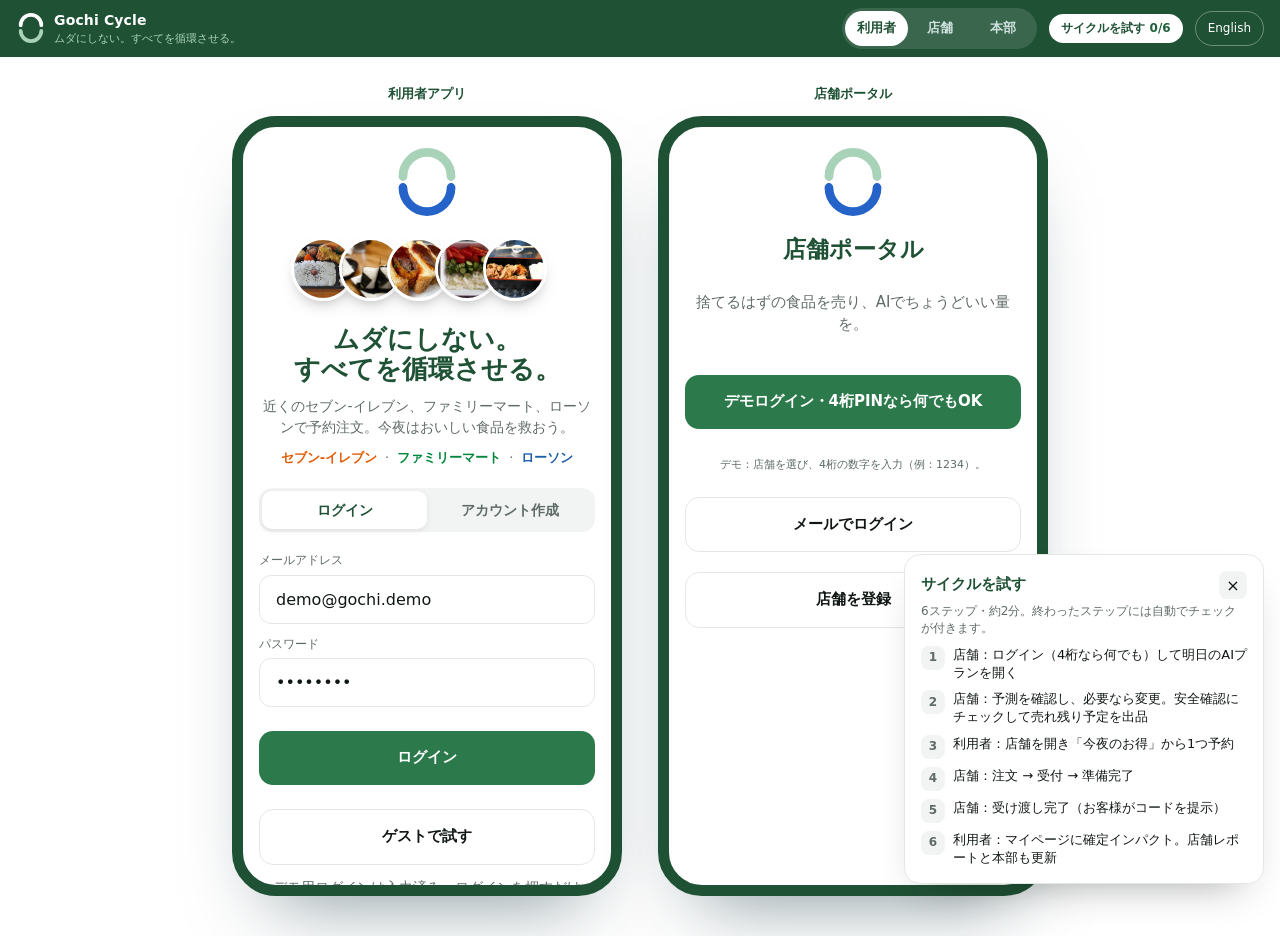
<file: index.html>
<!doctype html>
<html lang="ja">
<head>
  <meta charset="utf-8">
  <meta name="viewport" content="width=device-width, initial-scale=1, viewport-fit=cover">
  <meta name="theme-color" content="#1F5135">
  <meta name="apple-mobile-web-app-capable" content="yes">
  <title>Gochi Cycle · waste nothing, cycle everything</title>
  <meta name="description" content="Gochi Cycle: pre-order and leftover rescue for Seven-Eleven, FamilyMart and Lawson in one app, with AI demand forecasting for stores. HiroshimAI Foodtech Hackathon 2026 demo.">
  <link rel="icon" href="data:image/svg+xml,%3Csvg xmlns='http://www.w3.org/2000/svg' viewBox='0 0 32 32'%3E%3Cpath d='M5 13a11 11 0 0 1 22 0' fill='none' stroke='%231F5135' stroke-width='4' stroke-linecap='round'/%3E%3Cpath d='M27 19a11 11 0 0 1-22 0' fill='none' stroke='%232563C9' stroke-width='4' stroke-linecap='round'/%3E%3C/svg%3E">
  <link rel="stylesheet" href="css/app.css">
</head>
<body>
  <header class="top">
    <a class="brand" href="./" aria-label="Gochi Cycle home">
      <svg class="mark" viewBox="0 0 32 32" aria-hidden="true"><path d="M5 13a11 11 0 0 1 22 0" fill="none" stroke="#FFFFFF" stroke-width="4" stroke-linecap="round"/><path d="M27 19a11 11 0 0 1-22 0" fill="none" stroke="#A9D3B8" stroke-width="4" stroke-linecap="round"/></svg>
      <span><b>Gochi Cycle</b><small data-i18n="tagline"></small></span>
    </a>
    <div class="roles" role="tablist">
      <button data-role="customer" data-i18n="roleCustomer"></button>
      <button data-role="store" data-i18n="roleStore"></button>
      <button data-role="admin" data-i18n="roleAdmin"></button>
      <i></i>
    </div>
    <button id="guideBtn" class="guidebtn"></button>
    <button id="lang" class="lang" aria-label="Switch language">English</button>
  </header>

  <main class="stage">
    <section class="pane" id="paneCustomer">
      <p class="panecap" data-i18n="capCustomer"></p>
      <div class="device"><div id="custApp" class="mount"></div></div>
    </section>
    <section class="pane" id="paneStore">
      <p class="panecap" data-i18n="capStore"></p>
      <div class="device"><div id="storeApp" class="mount"></div></div>
    </section>
    <section class="pane wide" id="paneAdmin">
      <div class="device dash"><div id="adminApp" class="mount"></div></div>
    </section>
    <aside class="story">
      <h1 data-i18n="storyTitle"></h1>
      <ol>
        <li data-i18n="s1"></li><li data-i18n="s2"></li><li data-i18n="s3"></li><li data-i18n="s4"></li>
      </ol>
      <p class="small" data-i18n="disclaimer"></p>
      <p class="small"><a href="credits.html" data-i18n="credits"></a> · <a href="https://github.com/Jobayer2000/gochi-cycle">GitHub</a></p>
    </aside>
  </main>
  <aside id="guide" class="guide" aria-live="polite"></aside>
  <div id="toasts" aria-live="polite"></div>
  <script type="module" src="js/app.js"></script>
</body>
</html>
</file>
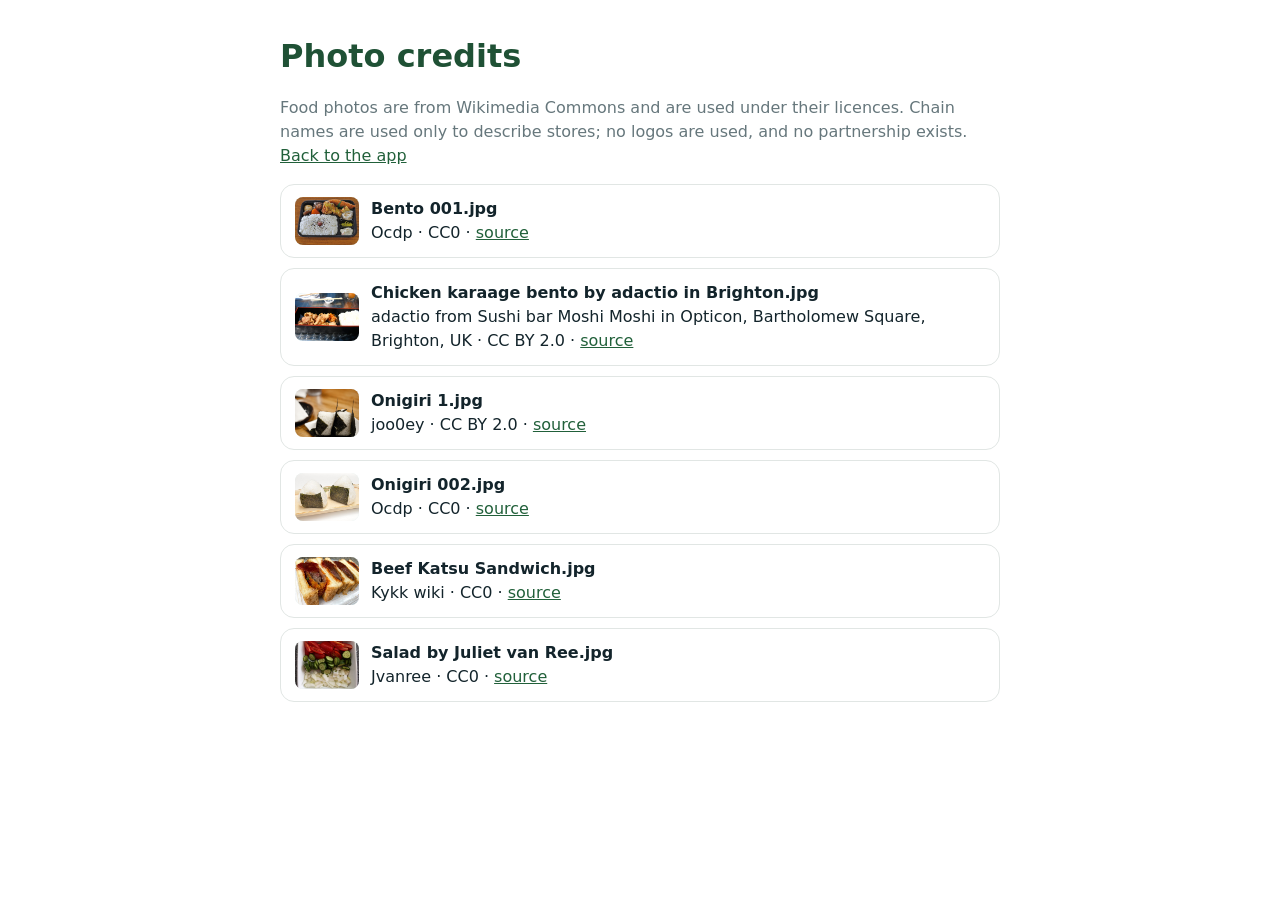
<file: credits.html>
<!doctype html>
<html lang="en">
<head>
  <meta charset="utf-8">
  <meta name="viewport" content="width=device-width, initial-scale=1">
  <title>Gochi Cycle · Photo credits</title>
  <style>
    body{margin:0;background:#FFFFFF;color:#13242B;font-family:"Segoe UI","Hiragino Sans",system-ui,sans-serif;line-height:1.5}
    main{max-width:720px;margin:0 auto;padding:32px 16px}
    h1{color:#1F5135;margin:0 0 6px}
    p{color:#66777C}
    li{background:#fff;border:1px solid #E1E6E4;border-radius:14px;padding:12px 14px;margin-bottom:10px;list-style:none;display:flex;gap:12px;align-items:center}
    img{width:64px;height:48px;object-fit:cover;border-radius:8px;flex:none;background:#E4F0EE}
    ul{padding:0}
    a{color:#21603A}
  </style>
</head>
<body>
  <main>
    <h1>Photo credits</h1>
    <p>Food photos are from Wikimedia Commons and are used under their licences. Chain names are used only to describe stores; no logos are used, and no partnership exists. <a href="./">Back to the app</a></p>
    <ul id="list"></ul>
  </main>
  <script>
    fetch("assets/food/credits.json").then(r => r.json()).then(c => {
      document.getElementById("list").innerHTML = Object.entries(c).map(([k, v]) => {
        const esc = s => String(s).replace(/[&<>"]/g, ch => ({ "&": "&amp;", "<": "&lt;", ">": "&gt;", '"': "&quot;" }[ch]));
        return `<li><img src="assets/food/${k}.jpg" alt=""><div><b>${esc(v.title)}</b><br>${esc(v.author)} · ${esc(v.license)} · <a href="${esc(v.page)}">source</a></div></li>`;
      }).join("");
    }).catch(() => { document.getElementById("list").innerHTML = "<li>Credits could not be loaded.</li>"; });
  </script>
</body>
</html>
</file>
<file: css/app.css>
/* Gochi Cycle design system: mobile first */
:root{
  --navy:#1F5135;--navy2:#173F29;--teal:#2C7A4B;--teal2:#21603A;--mint:#EAF4EE;--soft:#A9D3B8;--coral:#2563C9;--coral-d:#1D4E9E;
  --bg:#FFFFFF;--card:#fff;--ink:#111814;--grey:#5F6B66;--line:#E3E8E5;--ok:#2C7A4B;--err:#C0392B;
  --r:16px;--ease:cubic-bezier(.23,1,.32,1);--ease-in:cubic-bezier(.5,0,.75,0);--drawer:cubic-bezier(.32,.72,0,1);
  --font:"Segoe UI Variable Text","Segoe UI","Hiragino Sans","Yu Gothic UI","Noto Sans JP",system-ui,-apple-system,sans-serif;
  --sat:env(safe-area-inset-top);--sab:env(safe-area-inset-bottom)
}
*{box-sizing:border-box;-webkit-tap-highlight-color:transparent}
html,body{margin:0;height:100%}
body{background:var(--bg);color:var(--ink);font-family:var(--font);font-size:15px;line-height:1.45;-webkit-font-smoothing:antialiased;overscroll-behavior-y:none}
button{font:inherit;color:inherit;touch-action:manipulation}
button,.srow,.pin{-webkit-user-select:none;user-select:none}
input,select{font:inherit;font-size:16px;color:var(--ink)} /* 16px: no zoom on iOS */
img{display:block}
a{color:var(--teal)}

/* ---------- top bar ---------- */
.top{position:sticky;top:0;z-index:20;display:flex;align-items:center;gap:12px;padding:calc(8px + var(--sat)) 16px 8px;background:var(--navy);color:#fff}
.brand{display:flex;align-items:center;gap:8px;color:#fff;text-decoration:none;margin-right:auto;min-width:0}
.mark{width:30px;height:30px;flex:none}
.brand b{display:block;font-weight:900;letter-spacing:.2em;font-size:13px}
.brand small{display:block;font-size:11px;color:var(--soft);white-space:nowrap;overflow:hidden;text-overflow:ellipsis}
.roles{position:relative;display:grid;grid-template-columns:1fr 1fr 1fr;background:rgba(255,255,255,.12);border-radius:999px;padding:3px}
.roles button{position:relative;z-index:1;border:0;background:none;color:#cfe2df;padding:8px 12px;border-radius:999px;font-size:13px;font-weight:600;cursor:pointer;transition:color .2s}
.roles button.on{color:var(--navy)}
.roles i{position:absolute;top:3px;bottom:3px;left:3px;width:calc(33.33% - 2px);background:#fff;border-radius:999px;transition:transform .35s var(--ease)}
body[data-role=store] .roles i{transform:translateX(100%)}body[data-role=admin] .roles i{transform:translateX(200%)}
.roles button{padding:8px 12px}
.lang{border:1px solid rgba(255,255,255,.35);background:none;color:#fff;border-radius:999px;padding:8px 12px;font-size:12px;cursor:pointer}

/* ---------- stage: phone = one full-screen app ---------- */
.stage{display:block}
.pane{display:none}
body[data-role=customer] #paneCustomer,body[data-role=store] #paneStore,body[data-role=admin] #paneAdmin{display:block}
.panecap,.story{display:none}
.device{height:calc(100dvh - 54px - var(--sat));position:relative;overflow:hidden;background:var(--bg)}
.mount,.app{height:100%}
.app{position:relative;display:flex;flex-direction:column}
.scr{flex:1;overflow-y:auto;overscroll-behavior:contain;padding:12px 16px calc(96px + var(--sab));scrollbar-width:none}
.scr::-webkit-scrollbar{display:none}

/* ---------- desktop: live side-by-side demo ---------- */
@media (min-width:1000px){
  .stage{display:flex;justify-content:center;align-items:flex-start;gap:36px;padding:28px 24px 40px}
  body:not([data-role=admin]) #paneCustomer,body:not([data-role=admin]) #paneStore{display:block}
  body[data-role=admin] .story{display:none!important}
  #paneAdmin{width:min(1100px,100%)}
  .device.dash{width:100%!important;border:0!important;border-radius:24px!important;height:auto!important;min-height:calc(100vh - 120px);box-shadow:0 30px 60px -40px rgba(13,43,54,.4)!important;overflow:visible!important}
  .device.dash .scr{overflow:visible}
  .panecap{display:block;text-align:center;margin:0 0 12px;font-weight:700;color:var(--navy);letter-spacing:.06em;font-size:13px;text-transform:uppercase}
  .device{width:390px;height:min(820px,calc(100vh - 120px));border:11px solid var(--navy);border-radius:44px;box-shadow:0 40px 80px -40px rgba(13,43,54,.55)}
  .story{display:block;max-width:300px;padding-top:32px}
  .story h1{font-size:24px;line-height:1.25;color:var(--navy);margin:0 0 16px}
  .story ol{padding-left:20px;margin:0 0 16px}.story li{margin-bottom:12px;color:var(--ink)}
  .story .small{font-size:12px;color:var(--grey)}
}
@media (min-width:1000px) and (max-width:1340px){.story{display:none}}

/* ---------- shared bits ---------- */
.ttl{margin:4px 0 12px;font-size:20px;color:var(--navy);letter-spacing:-.01em}
.ttlrow{display:flex;justify-content:space-between;align-items:center;gap:8px}
.sub{margin:20px 0 8px;color:var(--navy)}
.muted{color:var(--grey)}.sm{font-size:13px}
.fine{font-size:11px;color:var(--grey);text-align:center;margin:16px 0 0}
.emptyc{color:var(--grey);text-align:center;padding:32px 8px;font-size:14px}
.card{background:var(--card);border:1px solid var(--line);border-radius:var(--r);padding:16px;margin:12px 0}
.lbl{display:block;font-size:12px;color:var(--grey);margin:12px 0 8px;font-weight:600}
.tag{display:inline-block;font-size:11px;font-weight:700;border-radius:6px;padding:1px 7px;background:var(--mint);color:var(--teal2)}
.tag.deal{background:#FBE9E3;color:var(--coral-d)}.tag.ok{background:var(--mint);color:var(--teal2)}
.ai{color:var(--teal2);font-weight:800}
.ph{width:100%;aspect-ratio:4/3;object-fit:cover;background:#e9eeec;border-radius:12px}
.ph.mini{width:40px;height:40px;aspect-ratio:auto;border-radius:10px}
.avatar{display:inline-grid;place-items:center;width:38px;height:38px;border-radius:50%;background:var(--teal);color:#fff;font-weight:800;border:0;cursor:pointer;flex:none}
.avatar.big{width:74px;height:74px;font-size:30px;margin:0 auto 8px;display:grid}
.avatar.xs{width:22px;height:22px;font-size:11px;vertical-align:middle}
.chain{display:inline-grid;place-items:center;width:30px;height:30px;border-radius:10px;font-weight:900;font-size:13px;color:#fff;background:var(--navy);flex:none;box-shadow:inset 0 -3px 0 var(--c,transparent)}
.cn{font-weight:800}.ar{font-weight:600}
.cbtn{display:block;width:100%;border:0;border-radius:14px;padding:16px;font-weight:700;margin-top:12px;cursor:pointer;transition:transform .16s var(--ease),background .2s,opacity .2s}
.cbtn.primary{background:var(--teal);color:#fff}.cbtn.primary:hover{background:var(--teal2)}
.cbtn.ghost{background:transparent;border:1px solid var(--line)}
.cbtn.light{background:#fff;color:var(--navy)}
.cbtn.sm{width:auto;padding:9px 16px;margin:0;font-size:13px}
.cbtn:disabled{opacity:.45}
.cbtn:active,.srow:active,.add:active,.mini-btn:active,.keypad button:active,.person:active{transform:scale(.97)}
.mini-btn{border:0;background:var(--navy);color:#fff;border-radius:10px;padding:8px 12px;font-size:12px;font-weight:700;cursor:pointer;white-space:nowrap;transition:transform .16s var(--ease)}
.mini-btn.ok{background:var(--coral)}
.link{border:0;background:none;color:var(--teal2);font-weight:700;font-size:13px;padding:4px 0;cursor:pointer}.link.danger{color:var(--err)}
.okmark{color:var(--teal);font-weight:900;font-size:20px}

/* motion */
@keyframes rise{from{opacity:0;transform:translateY(12px)}to{opacity:1;transform:none}}
.srow,.pcard,.ocard,.lcard,.prow{animation:rise .5s var(--ease) both;animation-delay:calc(var(--i,0)*45ms)}
::view-transition-old(cscr),::view-transition-old(pscr){animation:vt-out .16s ease-in both}
::view-transition-new(cscr),::view-transition-new(pscr){animation:vt-in .34s var(--ease) both}
@keyframes vt-out{to{opacity:0;transform:translateX(-14px)}}@keyframes vt-in{from{opacity:0;transform:translateX(18px)}}

/* bottom nav */
.bnav{position:absolute;left:0;right:0;bottom:0;display:flex;background:rgba(255,255,255,.9);backdrop-filter:saturate(1.6) blur(14px);-webkit-backdrop-filter:saturate(1.6) blur(14px);border-top:1px solid var(--line);padding:8px 4px calc(8px + var(--sab));z-index:6}
.bnav button{position:relative;flex:1;border:0;background:none;font-size:11px;color:var(--grey);display:flex;flex-direction:column;align-items:center;gap:2px;padding:4px 0;cursor:pointer;transition:color .2s}
.bnav svg{width:23px;height:23px;fill:none;stroke:currentColor;stroke-width:1.8;stroke-linecap:round;stroke-linejoin:round;transition:transform .3s var(--ease)}
.bnav button.on{color:var(--teal2);font-weight:700}.bnav button.on svg{transform:translateY(-2px)}
.dot{position:absolute;top:2px;left:calc(50% + 8px);width:8px;height:8px;border-radius:50%;background:var(--coral);box-shadow:0 0 0 2px #fff}

/* ---------- customer ---------- */
.login{display:flex;flex-direction:column;gap:12px;text-align:center;padding-top:8px}
.biglogo{width:70px;height:70px;margin:0 auto;animation:spinin 1s var(--ease)}
@keyframes spinin{from{transform:rotate(-140deg) scale(.5);opacity:0}to{transform:none;opacity:1}}
.hero-photos{display:flex;justify-content:center;margin:8px 0 4px}
.hero-photos span{width:64px;height:64px;border-radius:50%;overflow:hidden;border:3px solid #fff;margin-left:-16px;box-shadow:0 8px 18px -10px rgba(0,0,0,.5);animation:rise .6s var(--ease) both;animation-delay:calc(200ms + var(--i)*70ms)}
.hero-photos .ph{height:100%;aspect-ratio:auto;border-radius:0}
.login h2{margin:8px 0 0;color:var(--navy);font-size:26px;line-height:1.15;letter-spacing:-.02em}
.login p{margin:0;color:var(--grey);font-size:14px}
.chainnames{display:flex;justify-content:center;gap:8px;font-size:13px;flex-wrap:wrap}.chainnames i{color:var(--grey);font-style:normal}
.fld{display:flex;flex-direction:column;gap:5px;text-align:left;font-size:12px;color:var(--grey);font-weight:600}
.fld input,.fld select,.frow input,.frow select{padding:12px 16px;border:1px solid var(--line);border-radius:12px;background:#fff;width:100%;min-width:0}
.fld input:focus,.search:focus{outline:2px solid var(--soft);border-color:var(--teal)}
.hello{display:flex;justify-content:space-between;align-items:center;margin-bottom:12px}
.hello b{display:block;font-size:21px;color:var(--navy);letter-spacing:-.01em}.hello small{color:var(--grey);font-size:12px}
.banner{position:relative;display:flex;justify-content:space-between;align-items:center;gap:12px;background:var(--navy);color:#fff;border-radius:18px;padding:16px;margin-bottom:12px;overflow:hidden}
.banner b{font-size:17px;display:block}.banner small{font-size:12px;font-weight:700;background:#fff;border-radius:6px;padding:2px 8px;display:inline-block;margin-top:8px}
.bannerimg{width:92px;height:92px;aspect-ratio:auto;border-radius:50%;margin:-28px -28px -28px 0;border:4px solid rgba(255,255,255,.15);flex:none}
.mode{position:relative;display:grid;grid-template-columns:1fr 1fr;background:#e7ecea;border-radius:13px;padding:3px;margin-bottom:8px}
.mode button{position:relative;z-index:1;border:0;background:none;font-size:14px;font-weight:700;padding:9px 4px;color:var(--grey);cursor:pointer;transition:color .2s}
.mode button.on{color:var(--navy)}
.mode i{position:absolute;top:3px;left:3px;width:calc(50% - 3px);height:calc(100% - 6px);background:#fff;border-radius:10px;box-shadow:0 2px 6px rgba(0,0,0,.08);transition:transform .35s var(--ease)}
.hint{font-size:12px;color:var(--grey);margin:2px 0 12px}
.search{width:100%;padding:11px 16px;border:1px solid var(--line);border-radius:12px;background:#fff;margin-bottom:12px}
.chips{display:flex;gap:8px;overflow-x:auto;margin:0 -16px 12px;padding:0 16px;scrollbar-width:none}
.chips button{flex:none;border:1px solid var(--line);background:#fff;border-radius:999px;padding:7px 13px;font-size:13px;font-weight:700;color:var(--c,var(--ink));cursor:pointer;transition:background .2s,color .2s}
.chips button.on{background:var(--c,var(--navy));color:#fff;border-color:transparent}
.map{position:relative;height:180px;border-radius:18px;margin-bottom:12px;overflow:hidden;border:1px solid var(--line);background:
 linear-gradient(115deg,transparent 46%,#cfe3f1 46% 53%,transparent 53%),linear-gradient(20deg,transparent 60%,#cfe3f1 60% 64%,transparent 64%),
 linear-gradient(160deg,transparent 30%,#e3ece5 30% 34%,transparent 34%),repeating-linear-gradient(0deg,#eef3f1 0 1px,transparent 1px 26px),repeating-linear-gradient(90deg,#eef3f1 0 1px,transparent 1px 26px),#f8fbfa}
.pin{position:absolute;transform:translate(-50%,-100%);width:30px;height:30px;border-radius:50% 50% 50% 0;rotate:-45deg;border:2px solid #fff;background:var(--c);color:#fff;font-weight:900;font-size:11px;cursor:pointer;box-shadow:0 6px 12px -6px rgba(0,0,0,.5);transition:transform .25s var(--ease),opacity .25s;animation:drop .6s var(--ease) both}
.pin > *,.pin{text-align:center}
.pin{line-height:26px}
.pin em{position:absolute;top:-10px;right:-12px;rotate:45deg;background:var(--navy);font-style:normal;font-size:10px;border-radius:8px;padding:0 5px;line-height:16px}
.pin:hover{transform:translate(-50%,-100%) scale(1.15)}
.pin.dim{opacity:.2}
@keyframes drop{from{opacity:0;translate:0 -14px}to{opacity:1;translate:0 0}}
.me{position:absolute;width:14px;height:14px;border-radius:50%;background:#2f80ed;border:3px solid #fff;transform:translate(-50%,-50%);animation:ping 2.2s infinite}
@keyframes ping{0%{box-shadow:0 0 0 0 rgba(47,128,237,.45)}70%{box-shadow:0 0 0 16px rgba(47,128,237,0)}100%{box-shadow:0 0 0 0 rgba(47,128,237,0)}}
.slist,.storelist{display:flex;flex-direction:column;gap:8px}
.srow{display:flex;align-items:center;gap:12px;text-align:left;background:#fff;border:1px solid var(--line);border-radius:16px;padding:12px;cursor:pointer;width:100%;transition:transform .16s var(--ease),box-shadow .2s}
.srow:hover{box-shadow:0 8px 20px -14px rgba(13,43,54,.4)}
.sinfo{flex:1;min-width:0;display:flex;flex-direction:column}.sinfo b{font-size:14px}.sinfo small{color:var(--grey);font-size:12px}
.thumbs{display:flex}.thumbs .ph{border:2px solid #fff;margin-left:-12px}
.go{color:var(--grey);font-size:22px}
.shead{display:flex;align-items:center;gap:12px;margin-bottom:12px}
.shead b{display:block;font-size:15px}.shead small{color:var(--grey);font-size:12px}
.back{background:#fff;border:1px solid var(--line);min-width:38px;height:38px;border-radius:12px;font-size:22px;cursor:pointer;line-height:1}
.grid{display:grid;grid-template-columns:1fr 1fr;gap:12px}
.pcard{position:relative;background:#fff;border:1px solid var(--line);border-radius:18px;padding:8px;display:flex;flex-direction:column;overflow:hidden}
.pcard .pc{position:relative;display:flex;flex-direction:column;gap:2px;padding:8px 4px 4px}
.pcard b{font-size:13px;line-height:1.3;padding-right:36px}
.price{font-weight:800;color:var(--navy);font-size:15px}.price s{color:var(--grey);font-weight:500;font-size:12px;margin-right:2px}
.pcard small{color:var(--grey);font-size:11px}
.off{position:absolute;top:14px;left:14px;z-index:1;background:var(--coral);color:#fff;font-size:12px;font-weight:800;border-radius:8px;padding:2px 8px;box-shadow:0 4px 10px -4px rgba(165,74,51,.8)}
.add{position:absolute;right:2px;bottom:2px;width:36px;height:36px;border-radius:12px;border:0;background:var(--teal);color:#fff;font-size:20px;font-weight:700;cursor:pointer;transition:transform .16s var(--ease),background .2s}
.add.done{background:var(--navy)}
.fab{position:absolute;right:16px;bottom:calc(84px + var(--sab));width:60px;height:60px;border-radius:20px;border:0;background:var(--coral);color:#fff;cursor:pointer;box-shadow:0 14px 28px -10px rgba(224,122,95,.9);transition:transform .3s var(--ease),opacity .3s;z-index:5;display:grid;place-items:center}
.fab svg{width:26px;height:26px;fill:none;stroke:#fff;stroke-width:2;stroke-linecap:round;stroke-linejoin:round}
.fab.hide{transform:scale(0) rotate(-30deg);opacity:0;pointer-events:none}
.badge{position:absolute;top:-6px;right:-6px;min-width:24px;height:24px;border-radius:12px;background:var(--navy);font-size:12px;display:grid;place-items:center;padding:0 8px;border:2px solid #fff}
.flyer{position:fixed;z-index:99;border-radius:14px;object-fit:cover;pointer-events:none;box-shadow:0 10px 24px -8px rgba(0,0,0,.5)}
.ocard{display:grid;grid-template-columns:56px 1fr auto;gap:12px;align-items:center;background:#fff;border:1px solid var(--line);border-radius:18px;padding:12px;margin-bottom:12px}
.oimg .ph{width:56px;height:56px;aspect-ratio:auto}
.oinfo{display:flex;flex-direction:column;gap:2px;min-width:0}.oinfo b{font-size:13px}.oinfo small{color:var(--grey);font-size:11px;white-space:nowrap;overflow:hidden;text-overflow:ellipsis}
.steps{display:flex;gap:4px;margin-top:5px}.steps span{flex:1;height:5px;border-radius:3px;background:#e3e9e7;transition:background .6s var(--ease)}.steps span.on{background:var(--teal)}
.stat{font-size:12px;font-weight:800;color:var(--teal2)}.stat.s2{color:var(--coral-d);animation:pulse 1.6s infinite}.stat.s3{color:var(--grey)}
@keyframes pulse{50%{opacity:.55}}
.ocode{text-align:center}.ocode small{display:block;font-size:10px;color:var(--grey)}.ocode b{font-size:21px;letter-spacing:.08em;color:var(--navy);font-variant-numeric:tabular-nums}
.prof{text-align:center;padding:12px 0 4px}.prof b{display:block;font-size:19px}
.mini{display:grid;grid-template-columns:1fr 1fr;gap:8px}.mini div{background:#fff;border:1px solid var(--line);border-radius:16px;padding:16px 8px;text-align:center}
.mini b{display:block;color:var(--navy);font-size:20px;font-variant-numeric:tabular-nums}.mini small{font-size:11px;color:var(--grey)}

/* sheet */
.scrim{position:absolute;inset:0;background:rgba(13,43,54,.38);opacity:0;pointer-events:none;transition:opacity .3s;z-index:8}
.scrim.on{opacity:1;pointer-events:auto}
.sheet{position:absolute;left:0;right:0;bottom:0;max-height:86%;overflow-y:auto;background:#fff;border-radius:24px 24px 0 0;padding:12px 20px calc(24px + var(--sab));transform:translateY(105%);transition:transform .5s var(--drawer);z-index:9;box-shadow:0 -20px 40px -20px rgba(0,0,0,.3)}
.sheet.on{transform:none}.sheet.tall{max-height:94%}
.grab{display:block;width:42px;height:5px;border-radius:3px;background:#d5dddb;margin:0 auto 12px;cursor:grab;touch-action:none}
.sheet h3{margin:2px 0 4px;color:var(--navy);font-size:19px;touch-action:none}
.line{display:grid;grid-template-columns:40px 1fr auto 62px;align-items:center;gap:12px;padding:12px 0;border-bottom:1px solid #eef2f1;font-size:13px}
.line em{color:var(--coral-d);font-style:normal;font-weight:800;font-size:11px}.lp{text-align:right;font-weight:800}
.qty{display:flex;align-items:center;gap:8px}.qty button{width:30px;height:30px;border-radius:10px;border:1px solid var(--line);background:#fff;cursor:pointer}
.slotpick{margin:16px 0 4px;display:flex;flex-direction:column;gap:8px}.slotpick small{color:var(--grey);font-weight:600}
.seg2{display:flex;gap:8px;flex-wrap:wrap}.seg2 button{border:1px solid var(--line);background:#fff;border-radius:11px;padding:8px 11px;font-size:13px;font-weight:600;cursor:pointer;transition:background .2s,color .2s}
.seg2 button.on{background:var(--navy);color:#fff;border-color:var(--navy)}
.tot{display:flex;justify-content:space-between;align-items:baseline;margin-top:12px}.tot b{font-size:24px;color:var(--navy)}
.save{margin:2px 0 0;color:var(--coral-d);font-weight:800;font-size:13px}
.done{position:absolute;inset:0;z-index:12;display:flex;flex-direction:column;align-items:center;justify-content:center;gap:8px;background:rgba(255,255,255,.94);backdrop-filter:blur(6px);animation:fadein .3s ease both}
.done b{font-size:22px;color:var(--navy)}.done small{color:var(--grey)}
.burst svg{width:88px;height:88px;fill:none;stroke:var(--teal);stroke-width:3;stroke-linecap:round;stroke-linejoin:round}
.burst circle{stroke-dasharray:151;stroke-dashoffset:151;animation:draw .6s var(--ease) forwards}
.burst path{stroke-dasharray:40;stroke-dashoffset:40;animation:draw .4s .45s var(--ease) forwards}
@keyframes draw{to{stroke-dashoffset:0}}@keyframes fadein{from{opacity:0}}

/* ---------- store portal ---------- */
.phead{display:flex;justify-content:space-between;align-items:center;padding:12px 16px 8px;background:var(--bg);border-bottom:1px solid var(--line)}
.phead small{display:block;font-size:11px;color:var(--grey);font-weight:600}.phead b{font-size:15px}
.bell{position:relative;width:42px;height:42px;border-radius:14px;border:1px solid var(--line);background:#fff;cursor:pointer;display:grid;place-items:center}
.bell svg{width:22px;height:22px;fill:none;stroke:var(--navy);stroke-width:1.8;stroke-linecap:round;stroke-linejoin:round}
.bell em{position:absolute;top:-5px;right:-5px;background:var(--coral);color:#fff;font-style:normal;font-size:11px;font-weight:800;min-width:20px;height:20px;border-radius:10px;display:grid;place-items:center;border:2px solid #fff;animation:pop .4s var(--ease)}
@keyframes pop{0%{transform:scale(0)}60%{transform:scale(1.25)}100%{transform:scale(1)}}
.plogin{text-align:center;display:flex;flex-direction:column;gap:12px;padding-top:8px}
.plogin .back{align-self:flex-start}.plogin h2{margin:4px 0 0;color:var(--navy)}
.who{display:grid;grid-template-columns:1fr 1fr;gap:12px}
.person{display:flex;flex-direction:column;align-items:center;gap:8px;background:#fff;border:1px solid var(--line);border-radius:18px;padding:20px 8px;cursor:pointer;transition:transform .16s var(--ease)}
.person small{color:var(--grey)}
.pindots{display:flex;justify-content:center;gap:16px;margin:8px 0}
.pindots i{width:14px;height:14px;border-radius:50%;border:2px solid var(--navy);transition:background .15s,transform .2s var(--ease)}
.pindots i.on{background:var(--navy);transform:scale(1.1)}
.pindots.shake{animation:shake .4s}
@keyframes shake{20%,60%{transform:translateX(-8px)}40%,80%{transform:translateX(8px)}}
.keypad{display:grid;grid-template-columns:repeat(3,1fr);gap:12px;max-width:280px;margin:4px auto 0;width:100%}
.keypad button{height:58px;border-radius:18px;border:1px solid var(--line);background:#fff;font-size:22px;font-weight:600;cursor:pointer;transition:transform .12s var(--ease),background .15s}
.keypad button:hover{background:var(--mint)}
.ctrls{display:flex;flex-direction:column;gap:12px}
.days button{flex:1;min-width:38px;padding:8px 0}
.range{display:flex;flex-direction:column;gap:4px;font-size:13px;color:var(--grey)}.range b{color:var(--navy)}
input[type=range]{width:100%;accent-color:var(--teal);height:28px}
.tog{display:flex;align-items:center;gap:12px;font-size:14px;cursor:pointer}
.tog input{position:absolute;opacity:0}
.tog span{width:44px;height:26px;border-radius:13px;background:#d3dbd9;position:relative;transition:background .25s}
.tog span::after{content:"";position:absolute;top:3px;left:3px;width:20px;height:20px;border-radius:50%;background:#fff;box-shadow:0 1px 3px rgba(0,0,0,.25);transition:transform .3s var(--ease)}
.tog input:checked+span{background:var(--teal)}.tog input:checked+span::after{transform:translateX(18px)}
.kpi2{display:flex;align-items:center;gap:12px;background:var(--navy);color:#fff;border-radius:18px;padding:16px 16px;margin:12px 0}
.kpi2 div{flex:none}.kpi2 small{display:block;font-size:11px;color:var(--soft)}.kpi2 b{font-size:30px;line-height:1.1}
.kpi2 .cbtn{margin:0;flex:1;background:var(--coral);font-size:13px;padding:12px 8px}
.plist{display:flex;flex-direction:column;gap:8px}
.prow{display:grid;grid-template-columns:54px 1fr;gap:12px;align-items:center;background:#fff;border:1px solid var(--line);border-radius:16px;padding:12px}
.prow .ph{width:54px;height:54px;aspect-ratio:auto}
.prow .pr{display:flex;flex-direction:column;gap:3px;min-width:0}.prow small{color:var(--grey);font-size:12px}
.prow .mini-btn{grid-column:1/-1;background:var(--mint);color:var(--teal2)}
.bar{position:relative;display:block;height:6px;border-radius:3px;background:#e9eeec;overflow:hidden}
.bar i{position:absolute;left:0;top:0;bottom:0;background:var(--teal);border-radius:3px;transition:width .6s var(--ease);z-index:1}
.bar i.u{background:#cdd6d3;z-index:0}
.mk{font-size:13px;font-weight:700}.mk em{color:var(--coral-d);font-style:normal}
.lcard{display:grid;grid-template-columns:70px 1fr;gap:12px;background:#fff;border:1px solid var(--line);border-radius:18px;padding:12px;margin-bottom:12px}
.lcard .ph{width:70px;height:70px;aspect-ratio:auto}
.lc{display:flex;flex-direction:column;gap:4px;min-width:0}.lc small{color:var(--grey);font-size:11px}
.off-s{font-style:normal;color:var(--coral-d);font-size:12px}
.acts{display:flex;gap:16px}
.prodpick{display:flex;gap:8px;overflow-x:auto;margin:0 -20px;padding:2px 20px 8px;scrollbar-width:none}
.prodpick button{flex:none;width:84px;border:2px solid transparent;background:#f3f6f5;border-radius:14px;padding:4px;cursor:pointer;font-size:11px;font-weight:600;transition:border-color .2s,transform .16s var(--ease)}
.prodpick button.on{border-color:var(--teal);background:var(--mint)}
.prodpick .ph{aspect-ratio:1;margin-bottom:3px;border-radius:10px}
.frow{display:grid;grid-template-columns:1fr 1fr;gap:12px;margin-top:12px;align-items:end}
.frow3{display:grid;grid-template-columns:repeat(3,1fr);gap:8px;margin-top:12px}
.frow3 input{padding:11px 8px;border:1px solid var(--line);border-radius:12px;background:#fff;width:100%}
.stepper{display:flex;align-items:center;justify-content:space-between;border:1px solid var(--line);border-radius:12px;background:#fff;padding:4px}
.stepper button{width:38px;height:38px;border-radius:9px;border:0;background:var(--mint);font-size:18px;cursor:pointer}.stepper b{font-size:17px;color:var(--ink)}
.dval{color:var(--coral-d);font-size:16px}
.aichip{display:flex;flex-direction:column;align-items:flex-start;width:100%;border:1px dashed var(--teal);background:var(--mint);color:var(--teal2);border-radius:12px;padding:9px 12px;font-weight:800;cursor:pointer;text-align:left}
.aichip small{font-weight:500;color:var(--grey);font-size:11px}
.prev{max-width:180px;margin:0 auto;animation:none}
.seg3{display:grid;grid-template-columns:repeat(3,1fr);gap:8px;margin-bottom:12px}
.seg3 button{border:1px solid var(--line);background:#fff;border-radius:12px;padding:9px 4px;font-size:13px;font-weight:700;cursor:pointer;display:flex;justify-content:center;gap:8px;transition:background .2s,color .2s}
.seg3 button.on{background:var(--navy);color:#fff;border-color:var(--navy)}
.seg3 em{font-style:normal;background:rgba(127,140,140,.2);border-radius:8px;padding:0 8px;font-size:12px}
.ocard.st{grid-template-columns:56px 1fr auto}
.wallet{background:linear-gradient(140deg,var(--navy),var(--navy2));color:#fff;border-radius:22px;padding:20px;box-shadow:0 20px 40px -24px rgba(13,43,54,.8)}
.wallet>small{color:var(--soft);font-size:12px}.wallet>b{display:block;font-size:38px;line-height:1.15;font-variant-numeric:tabular-nums}
.wrow3{display:grid;grid-template-columns:repeat(3,1fr);gap:8px;margin-top:12px;font-weight:700;font-size:14px}
.wrow3 small{display:block;font-size:10px;color:var(--soft);font-weight:500}
.txrow{display:flex;justify-content:space-between;align-items:center;gap:8px;padding:11px 2px;border-bottom:1px solid var(--line);font-size:13px}
.txrow b{color:var(--teal2)}
.wbars{display:flex;align-items:flex-end;gap:8px;height:130px;margin:8px 0 8px}
.wbars span{position:relative;flex:1;height:var(--h);background:var(--soft);border-radius:8px 8px 4px 4px;transform-origin:bottom;animation:grow .7s var(--ease) both;animation-delay:calc(var(--i)*60ms)}
.wbars span.today{background:var(--coral)}
.wbars em{position:absolute;top:-17px;left:50%;transform:translateX(-50%);font-style:normal;font-size:10px;color:var(--grey)}
@keyframes grow{from{transform:scaleY(0)}}
.accrow{display:grid;grid-template-columns:1fr 40px 40px 52px;gap:8px;font-size:13px;padding:8px 0;border-bottom:1px solid #f0f3f2;align-items:center}
.wrow{display:grid;grid-template-columns:96px 1fr 44px;gap:8px;align-items:center;font-size:12px;margin:5px 0}
.wbar{display:block;height:9px;border-radius:5px;background:var(--teal);transform-origin:left;animation:growx .7s var(--ease) both}
.wbar.neg{background:var(--coral)}
@keyframes growx{from{transform:scaleX(0)}}

/* toasts */
#toasts{position:fixed;top:calc(64px + var(--sat));left:50%;transform:translateX(-50%);z-index:100;display:flex;flex-direction:column;gap:8px;align-items:center;pointer-events:none;width:min(92vw,380px)}
.toast{background:var(--navy);color:#fff;padding:11px 16px;border-radius:14px;font-size:14px;font-weight:600;box-shadow:0 14px 30px -12px rgba(0,0,0,.5);animation:tin .4s var(--ease) both;max-width:100%}
.toast.ok{background:var(--teal2)}.toast.sold{background:var(--coral)}.toast.err{background:var(--err)}
.toast.out{animation:tout .3s var(--ease-in) both}
@keyframes tin{from{opacity:0;transform:translateY(-14px) scale(.96)}}@keyframes tout{to{opacity:0;transform:translateY(-10px)}}

@media (hover:none){.srow:hover,.keypad button:hover{box-shadow:none;background:#fff}}
@media (prefers-reduced-motion:reduce){*,*::before,*::after{animation:none!important;transition:none!important}}

/* ---------- auth forms ---------- */
.authf{display:flex;flex-direction:column;gap:12px;text-align:left}
.mode.auth{margin-top:8px}
.plogin .cbtn+.cbtn{margin-top:8px}

/* ---------- admin (Gochi HQ) ---------- */
.scr.wide{padding:16px 16px 40px}
.ahead{display:flex;justify-content:space-between;align-items:center;margin-bottom:12px}.ahead h2{margin:0;color:var(--navy)}.ahead small{color:var(--grey);font-size:12px}
.kgrid{display:grid;grid-template-columns:repeat(2,1fr);gap:12px;margin-bottom:12px}
@media (min-width:700px){.kgrid{grid-template-columns:repeat(4,1fr)}}
.kc{background:#fff;border:1px solid var(--line);border-radius:18px;padding:16px}
.kc small{display:block;font-size:11px;color:var(--grey);font-weight:600}.kc b{display:block;font-size:22px;color:var(--navy);margin-top:4px;font-variant-numeric:tabular-nums}
.kgrid.hero .kc{background:var(--navy);border-color:var(--navy)}.kgrid.hero .kc small{color:var(--soft)}.kgrid.hero .kc b{color:#fff;font-size:24px}
.kgrid.hero .kc:nth-child(2){background:var(--coral);border-color:var(--coral)}.kgrid.hero .kc:nth-child(2) small{color:#fff}
.acols{display:grid;gap:12px}@media (min-width:900px){.acols{grid-template-columns:1fr 1fr}}
.howrow{display:flex;gap:12px;padding:12px 0;border-bottom:1px solid #f0f3f2;animation:rise .5s var(--ease) both;animation-delay:calc(var(--i)*70ms)}
.howrow .num{flex:none;width:26px;height:26px;border-radius:8px;background:var(--mint);color:var(--teal2);display:grid;place-items:center;font-weight:800;font-size:13px}
.howrow b{display:block;font-size:14px}.howrow small{color:var(--grey);font-size:12px}
.split{display:flex;height:46px;border-radius:12px;overflow:hidden;margin:4px 0 8px;font-weight:800;font-size:13px;color:#fff}
.split span{display:flex;flex-direction:column;justify-content:center;padding:0 12px;transform-origin:left;animation:growx .8s var(--ease) both}
.split em{font-style:normal;font-size:10px;font-weight:600;opacity:.85}.split .a{background:var(--teal)}.split .b{background:var(--coral);animation-delay:.3s;padding:0 8px}
.scen{display:grid;grid-template-columns:1fr 1fr;gap:8px;margin:12px 0}
.scen div{background:var(--bg);border-radius:14px;padding:12px;animation:rise .5s var(--ease) both;animation-delay:calc(var(--i)*70ms);transition:background .2s}
.scen small{display:block;font-size:11px;color:var(--grey)}.scen b{display:block;color:var(--navy);font-size:16px}.scen em{font-style:normal;font-size:12px;font-weight:700;color:var(--teal2)}.scen em.neg{color:var(--err)}
.tablewrap{overflow-x:auto}
.atable{width:100%;border-collapse:collapse;font-size:13px;margin-top:8px}
.atable th{text-align:left;color:var(--grey);font-size:11px;font-weight:700;padding:8px 8px;border-bottom:1px solid var(--line);white-space:nowrap}
.atable td{padding:9px 8px;border-bottom:1px solid #f0f3f2;white-space:nowrap;font-variant-numeric:tabular-nums;transition:background .2s}

/* ---------- hover & focus: every interactive thing responds ---------- */
:focus-visible{outline:3px solid var(--soft);outline-offset:2px}
.ocard,.lcard,.prow,.kc,.mini div,.card,.person,.pcard{transition:transform .25s var(--ease),box-shadow .25s,border-color .25s}
@media (hover:hover){
  .cbtn.primary:hover{background:var(--navy);box-shadow:0 10px 22px -12px rgba(13,43,54,.7);transform:translateY(-1px)}
  .cbtn.ghost:hover{background:var(--mint);border-color:var(--teal);color:var(--teal2)}
  .cbtn.light:hover{background:var(--coral);color:#fff}
  .mini-btn:hover{background:var(--teal);transform:translateY(-1px)}
  .prow .mini-btn:hover{background:var(--teal);color:#fff}
  .add:hover{background:var(--coral);transform:scale(1.08) rotate(90deg)}
  .add.done:hover{transform:none;background:var(--navy2)}
  .srow:hover{border-color:var(--teal);background:#fbfdfc;transform:translateY(-2px)}
  .pcard:hover{transform:translateY(-3px);box-shadow:0 16px 30px -20px rgba(13,43,54,.55);border-color:var(--soft)}
  .pcard:hover .ph{filter:saturate(1.15)}
  .ocard:hover,.lcard:hover,.prow:hover,.kc:hover,.mini div:hover,.person:hover{transform:translateY(-2px);border-color:var(--teal);box-shadow:0 12px 26px -20px rgba(13,43,54,.6)}
  .chips button:hover{border-color:var(--c,var(--teal));background:var(--mint)}
  .chips button.on:hover{background:var(--c,var(--navy))}
  .seg2 button:hover,.seg3 button:hover{border-color:var(--teal);color:var(--teal2);background:var(--mint)}
  .seg2 button.on:hover,.seg3 button.on:hover{background:var(--navy);color:#fff}
  .mode button:hover{color:var(--teal2)}
  .roles button:hover{color:#fff}.roles button.on:hover{color:var(--navy)}
  .bnav button:hover{color:var(--teal)}
  .bnav button:hover svg{transform:translateY(-2px) scale(1.08)}
  .back:hover,.bell:hover,.qty button:hover,.stepper button:hover{background:var(--mint);border-color:var(--teal)}
  .lang:hover{background:#fff;color:var(--navy)}
  .fab:hover{transform:translateY(-3px) scale(1.04);background:#d26a50}
  .pin:hover{z-index:2}
  .link:hover{text-decoration:underline}
  .aichip:hover{background:var(--teal);color:#fff;border-style:solid}.aichip:hover small{color:#e8f4f2}
  .prodpick button:hover{border-color:var(--soft)}
  .avatar:hover{background:var(--navy)}
  .atable tr:hover td{background:var(--mint)}
  .scen div:hover{background:var(--mint)}
  .keypad button:hover{background:var(--navy);color:#fff}
  a:hover{color:var(--coral-d)}
}
/* photo fallback while an image is missing */
.ph{color:transparent;font-size:0}

.scr.enter{animation:vt-in .36s var(--ease) both}

@media (max-width:520px){
  .brand small{display:none}
  .brand b{font-size:12px;letter-spacing:.14em}
  .roles button{padding:8px 8px;font-size:12px;white-space:nowrap}
  .lang{padding:8px 8px;font-size:11px;white-space:nowrap}
}
@media (max-width:380px){.brand b{display:none}}

.frow3>*{min-width:0}.frow3 input{font-size:14px;padding:12px 4px}

/* ===== unslop pass (direction: konbini at night · punctual, thrifty, neighbourly · signature: markdown price sticker)
   Method: unslop by Damir Sokolovsky (@heydamir), CC BY 4.0 ===== */

/* 2 · colour: quiet chrome, teal is the one action colour, coral lives only in the discount sticker */
.fab{background:var(--navy);box-shadow:0 8px 20px -10px rgba(13,43,54,.45)}
.badge{background:var(--teal)}
.kgrid.hero .kc:nth-child(2){background:var(--navy2);border-color:var(--navy2)}
.kgrid.hero .kc:nth-child(2) small{color:var(--soft)}
.kpi2 .cbtn{background:var(--teal)}
.mini-btn.ok{background:var(--teal)}
.wbars span.today{background:var(--teal)}
.toast.sold{background:var(--navy)}
.stat.s2{color:var(--teal2)}
.banner small{background:#fff}

/* 3 · icons: one line set, one stroke, text-role colour */
.ico{display:inline-block;vertical-align:-2px;flex:none}
.hello small .ico{vertical-align:-2px;color:var(--grey)}
.seg2 .ico{margin-right:2px}
.bnav svg{stroke-width:1.5}
.fab svg{stroke-width:1.5}
.add{display:grid;place-items:center;font-size:0}
.add .ico{color:#fff}

/* 5 · type: weights 400–600, sentence case, no wide tracking */
.brand b{font-weight:600;letter-spacing:.01em;font-size:14px}
.panecap{text-transform:none;letter-spacing:0;font-weight:600}
.chain{font-weight:600}
.price,.lp,.tot b,.save,.mini b,.kc b,.wallet>b,.ocode b,.kpi2 b,.wrow3,.scen b,.okmark{font-weight:600}
.hello b,.ttl,.login h2,.plogin h2,.ahead h2,.sheet h3,.done b,.story h1{font-weight:600;letter-spacing:0}
.cbtn,.mini-btn,.mode button,.chips button,.seg2 button,.seg3 button,.roles button,.link,.aichip,.tag,.stat,.cn{font-weight:600}
.sinfo b,.pcard b,.oinfo b,.lc b,.shead b,.phead b,.prof b,.howrow b,.kc small,.lbl,.fld{font-weight:500}
.banner b{font-weight:600}
.stat.s2{animation:none}

/* 7 · details + signature: the markdown price sticker (only on discounts) */
.sticker{position:absolute;top:16px;left:16px;z-index:1;display:inline-block;background:var(--coral);color:#fff;font-size:12px;font-weight:600;font-variant-numeric:tabular-nums;line-height:1;padding:6px 8px;border-radius:3px;transform:rotate(-4deg);box-shadow:0 1px 0 rgba(13,43,54,.18);border:1px dashed rgba(255,255,255,.55);outline:2px solid var(--coral);outline-offset:0}
.sticker.sm{position:static;transform:rotate(-3deg);font-style:normal;font-size:11px;padding:4px 6px;margin-left:4px}
.pcard.deal .price{color:var(--ink)}
.pcard.deal .price s{color:var(--grey)}
.prev .sticker{top:16px;left:16px}
.off{display:none}

/* 9 · motion: no loops, no jumps; hover = colour step, press = tiny scale */
.me{animation:none;box-shadow:0 0 0 4px rgba(47,128,237,.18)}
.pin{animation:none}
.hero-photos span{animation:none}
.howrow,.scen div,.split span{animation:none}
@media (hover:hover){
  .cbtn.primary:hover{transform:none;box-shadow:none;background:var(--teal2)}
  .mini-btn:hover{transform:none;background:var(--teal2)}
  .add:hover{transform:none;background:var(--teal2)}
  .add.done:hover{background:var(--navy2)}
  .srow:hover,.pcard:hover,.ocard:hover,.lcard:hover,.prow:hover,.kc:hover,.mini div:hover,.person:hover{transform:none;box-shadow:none}
  .srow:hover,.pcard:hover,.ocard:hover,.lcard:hover,.prow:hover,.kc:hover,.mini div:hover,.person:hover{border-color:var(--soft);background:#fbfcfc}
  .kgrid.hero .kc:hover{background:var(--navy2)}
  .fab:hover{transform:none;background:var(--navy2)}
  .bnav button:hover svg{transform:none}
  .pin:hover{transform:translate(-50%,-100%)}
  .pcard:hover .ph{filter:none}
  .keypad button:hover{background:var(--mint);color:var(--ink)}
  .aichip:hover{background:var(--mint);color:var(--teal2);border-style:solid}
  .aichip:hover small{color:var(--grey)}
  .cbtn.light:hover{background:var(--mint);color:var(--navy)}
}

.pcard .pc small{padding-right:40px}

/* brand: forest green (Gochi Cycle), with blue, black and white */
.top{background:var(--navy)}
.device{border-color:var(--navy)}
.mode,.mode.auth{background:#F1F4F2}
.map{background-color:#FAFCFB}
.phead{background:#fff}
.sticker{background:var(--coral);outline-color:var(--coral)}
.toast{background:#111814}.toast.ok{background:var(--teal2)}.toast.err{background:var(--err)}
.kgrid.hero .kc:nth-child(2){background:#111814;border-color:#111814}
.scen div{background:#F5F8F6}
/* editable AI suggestions */
.prow{grid-template-columns:54px 1fr;align-items:start}
.adj{grid-column:1/-1;display:grid;gap:8px;padding-top:8px;border-top:1px solid var(--line)}
.adjrow{display:grid;grid-template-columns:72px auto 1fr;align-items:center;gap:12px;font-size:13px}
.adjrow small{color:var(--grey);font-size:12px;text-align:right}
.stepper.sm{padding:2px;gap:8px;justify-content:flex-start;width:max-content}
.stepper.sm button{width:32px;height:32px;border-radius:8px;font-size:16px}
.stepper.sm b{min-width:40px;text-align:center;font-variant-numeric:tabular-nums}
.adjact{display:flex;align-items:center;justify-content:space-between;gap:12px}
.adjact .mini-btn{flex:1;background:var(--teal);color:#fff}

/* worked example + impact method */
.why,.method{margin-top:8px;font-size:12px;color:var(--ink)}
.why summary,.method summary{cursor:pointer;color:var(--teal2);font-weight:600;font-size:12px;padding:4px 0}
.why summary:hover,.method summary:hover{color:var(--navy)}
.why ol,.method ol{margin:4px 0 0;padding-left:18px;display:grid;gap:4px}
.why li,.method li{line-height:1.45}
.kind{display:inline-block;font-size:10px;font-weight:600;border-radius:4px;padding:1px 6px;margin-right:4px;vertical-align:1px}
.kind.ml{background:var(--navy);color:#fff}.kind.rule{background:#EEF1EF;color:var(--ink)}.kind.sim{background:#E8EEFA;color:var(--coral-d)}
.potential{margin-top:8px;border:1px dashed var(--soft);border-radius:12px;padding:12px;display:grid;gap:2px;font-size:13px}
.potential small{color:var(--grey)}
.method{background:#F7F9F8;border-radius:12px;padding:8px 12px;margin-top:12px}

/* food safety */
.chk{display:flex;align-items:center;gap:4px;color:var(--teal2)!important;font-weight:500}
.allergen{font-size:12px;color:var(--grey);background:#F7F9F8;border-radius:10px;padding:8px 12px;margin:12px 0 0}
.tog.safe{margin-top:12px;font-size:13px;font-weight:500;align-items:flex-start}
.tog.safe span{flex:none;margin-top:1px}

/* forecast range */
.rng{color:var(--grey);font-weight:500}
/* "Try the cycle" guide */
.guidebtn{border:0;background:#fff;color:var(--navy);border-radius:999px;padding:6px 12px;font-size:12px;font-weight:600;cursor:pointer;white-space:nowrap;transition:background-color .2s}
.guidebtn b{color:var(--teal2);font-variant-numeric:tabular-nums}
.guidebtn:hover{background:var(--mint)}
.guide{position:fixed;right:16px;bottom:16px;z-index:50;width:min(360px,calc(100vw - 32px));background:#fff;border:1px solid var(--line);border-radius:16px;padding:16px;box-shadow:0 20px 40px -24px rgba(17,24,20,.45);opacity:0;transform:translateY(8px);pointer-events:none;transition:opacity .25s var(--ease),transform .25s var(--ease)}
.guide.on{opacity:1;transform:none;pointer-events:auto}
.ghead{display:flex;justify-content:space-between;align-items:center}
.ghead b{color:var(--navy);font-size:15px}
.gx{border:0;background:#F1F4F2;width:28px;height:28px;border-radius:8px;font-size:16px;cursor:pointer}
.gx:hover{background:var(--mint)}
.guide p{margin:4px 0 8px;font-size:12px;color:var(--grey)}
.guide ol{list-style:none;margin:0;padding:0;display:grid;gap:8px}
.guide li{display:grid;grid-template-columns:24px 1fr;gap:8px;font-size:13px;line-height:1.4;align-items:start}
.guide li span{width:24px;height:24px;border-radius:8px;background:#F1F4F2;display:grid;place-items:center;font-size:12px;font-weight:600;color:var(--grey)}
.guide li.ok span{background:var(--teal);color:#fff}
.guide li.ok{color:var(--grey)}
.guide .gdone{color:var(--teal2);font-weight:600;font-size:13px;margin-top:8px}
@media (max-width:520px){.guidebtn{padding:6px 8px;font-size:11px}.guide{bottom:84px}}
@media (max-width:420px){.brand span{display:none}}
@media (max-width:520px){.guidebtn .gl{display:none}.top{gap:6px;padding-left:12px;padding-right:12px}.mark{width:26px;height:26px}}
</file>
